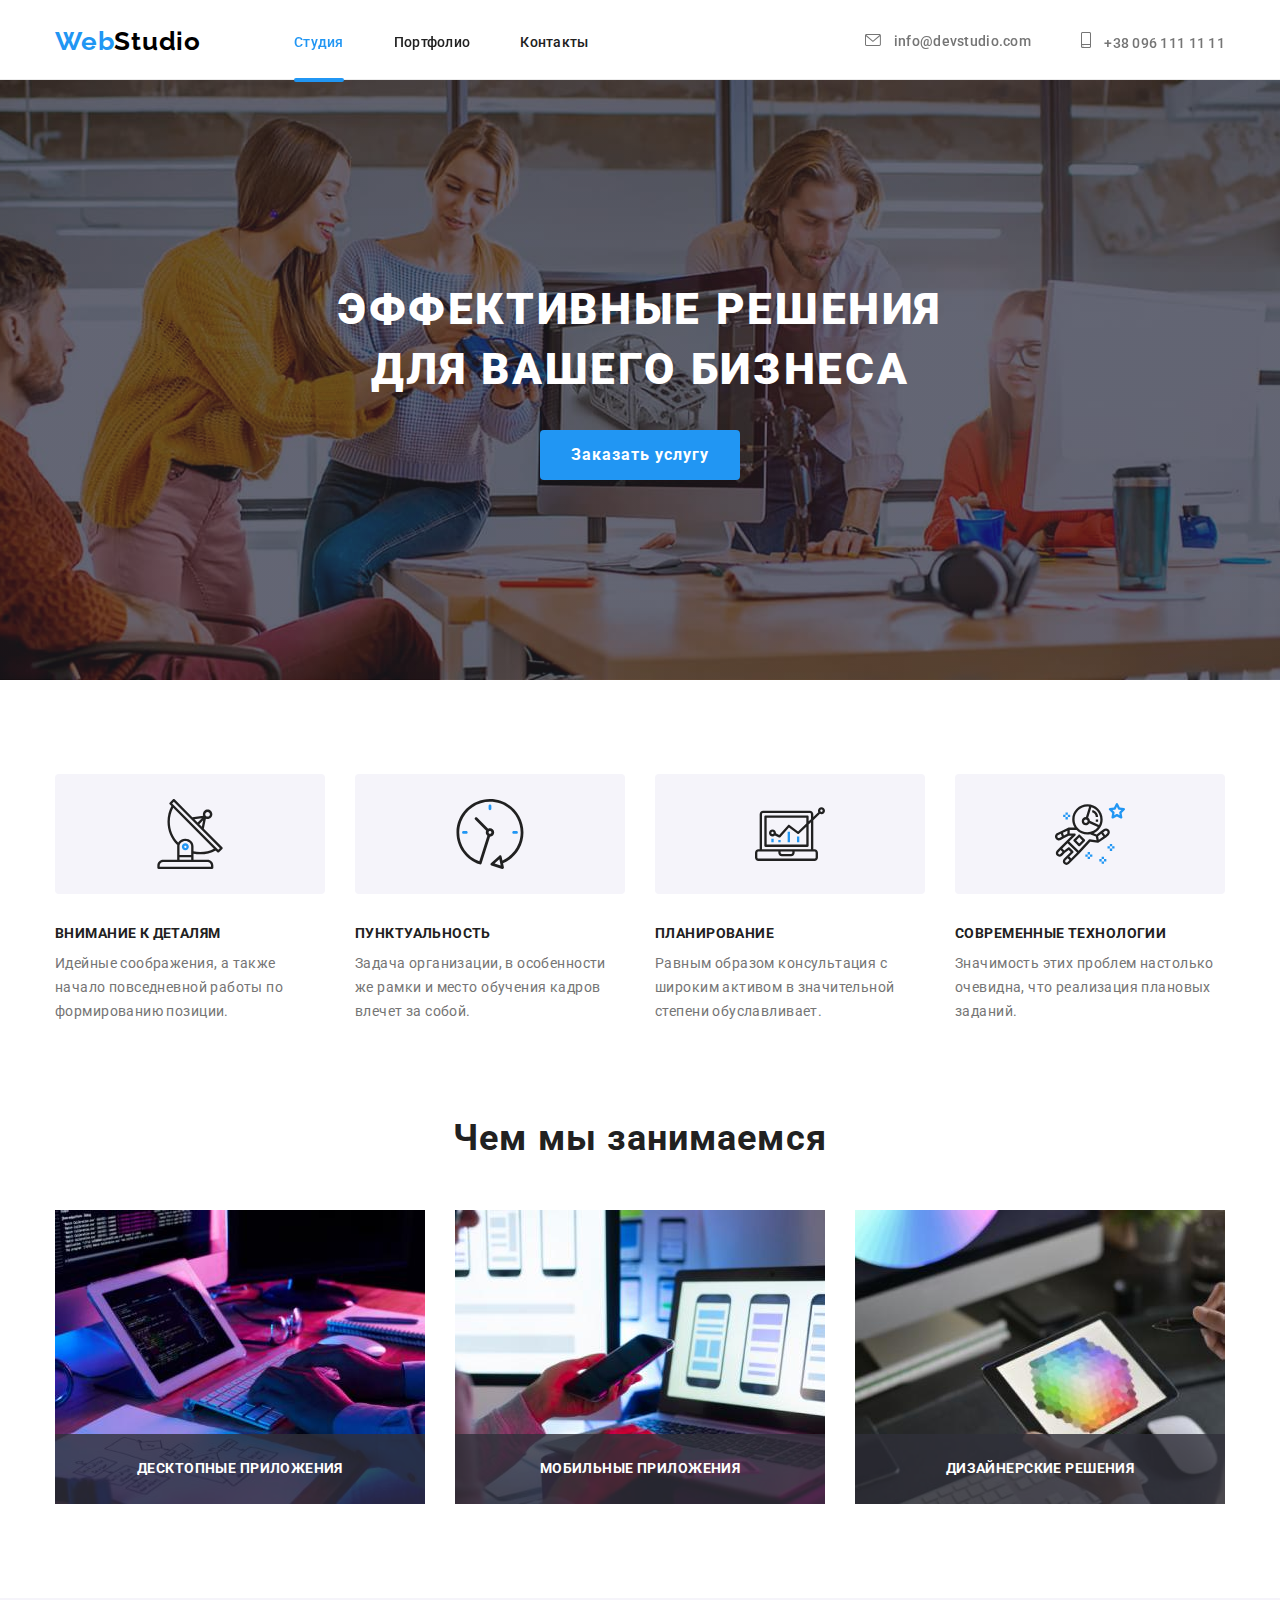
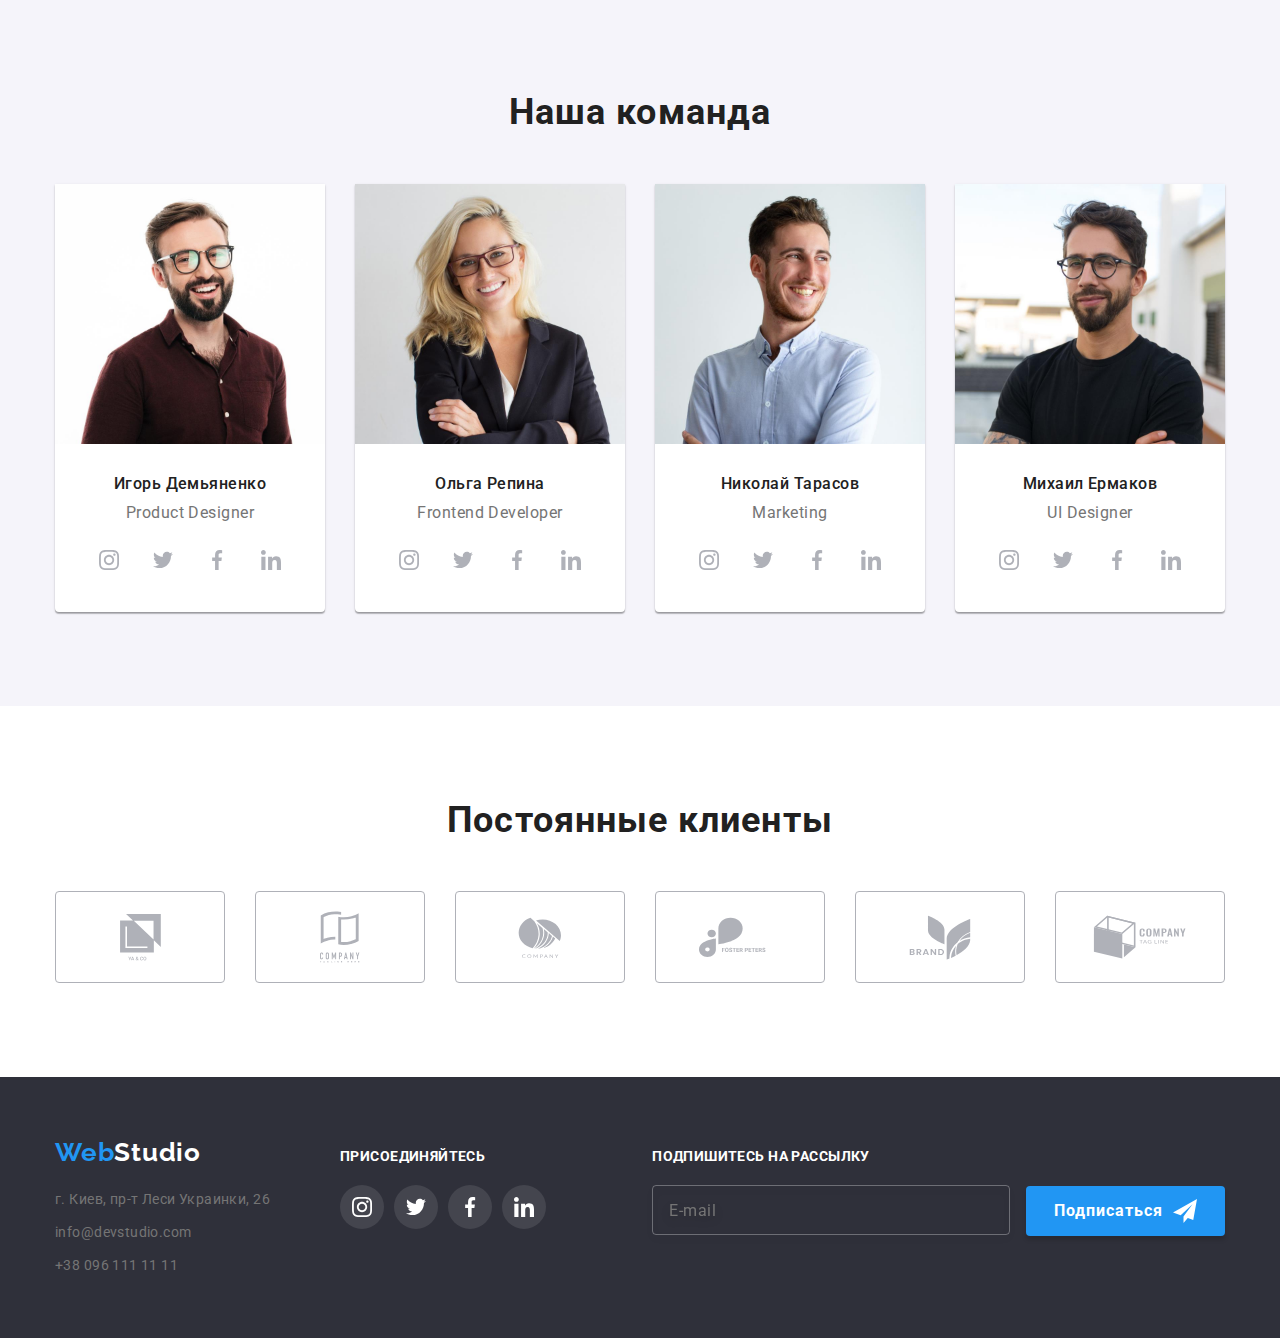
<file: index.html>
<!DOCTYPE html>
<html lang="ru">

<head>
    <meta charset="UTF-8">
    <meta http-equiv="X-UA-Compatible" content="IE=edge">
    <meta name="viewport" content="width=device-width, initial-scale=1.0">
    <title>Студия</title>
    <link rel="preconnect" href="https://fonts.googleapis.com">
    <link rel="preconnect" href="https://fonts.gstatic.com" crossorigin>
    <link href="https://fonts.googleapis.com/css2?family=Raleway:wght@700&family=Roboto:wght@400;500;700;900&display=swap" rel="stylesheet">    
     <link rel="stylesheet" href="./css/modern-normalize.css" /> 
    <!-- <link rel="stylesheet" href="./css/styles.css"> -->
    <link rel="stylesheet" href="./css/main.min.css">
</head>

<body>
    <header class="header">
        <div class="header__container container">
			<nav class="header-navigation">
				<a  class="logo link" 
					href="./index.html" 
					target="blank" 
					lang="en">
                    Web<span class="logo__text">Studio</span></a>
				<ul class="header-navigation__list list">
					<li class="header-navigation__item">
                        <a class="header-navigation__link link current-nav" href="./index.html" >
                            Студия
                        </a>
                    </li>
					<li class="header-navigation__item">
                        <a class="header-navigation__link link" href="./portfolio.html">
                            Портфолио
                        </a>
                    </li>
					<li class="header-navigation__item">
                        <a class="header-navigation__link link" href="" >
                            Контакты
                        </a>
                    </li>
				</ul>
			</nav>
			<ul class="header-contact__list list" >
				<li class="header-contact__item list">
					<a class="header-contact__link link" href="mailto:info@devstudio.com">
                        <svg class="header-contact__icon" width="16" height="12">
                            <use href="./images/symbol-defs.svg#icon-mail"></use>
                        </svg>
                
                        info@devstudio.com
                    </a>
				</li>
				<li class="header-contact__item list">
					<a class="header-contact__link link" href="tel:+380961111111">
                        <svg class="header-contact__icon" width="10" height="16">
                            <use href="./images/symbol-defs.svg#icon-smartphone"></use>
                        </svg>
                        +38 096 111 11 11
                    </a>
				</li>
			</ul>
		</div>
    </header>
    <main>
        <section class="hero">
            <div class="container">
                <h1 class="hero__title">Эффективные решения для вашего бизнеса</h1>
                <button class="hero__btn" type="button" data-modal-open>Заказать услугу</button>
            </div>
        </section>
        <section class="about-us">
            <div class="container">
                <h2 class="about-us-title" hidden>Наш подход к работе</h2>
                <ul class="about-us__list list">
                    <li class="about-us__item">
                        <div class="about-us__background">
                            <svg class="about-us__icon">
                                <use href="./images/symbol-defs.svg#icon-antenna"></use>
                            </svg>
                        </div>
                        <h3 class="about-us__title">Внимание к деталям</h3>
                        <p class="about-us__text">Идейные соображения, а также начало повседневной работы по формированию позиции.</p>
                    </li>
                    <li class="about-us__item">
                        <div class="about-us__background">
                            <svg class="about-us__icon">
                                <use href="./images/symbol-defs.svg#icon-clock"></use>
                            </svg>
                        </div>
                        <h3 class="about-us__title">Пунктуальность</h3>
                        <p class="about-us__text">Задача организации, в особенности же рамки и место обучения кадров влечет за собой.</p>
                    </li>
                    <li class="about-us__item">
                        <div class="about-us__background">
                            <svg class="about-us__icon">
                                <use href="./images/symbol-defs.svg#icon-diagram"></use>
                            </svg>
                        </div>
                        <h3 class="about-us__title">Планирование</h3>
                        <p class="about-us__text">Равным образом консультация с широким активом в значительной степени обуславливает.</p>
                    </li>
                    <li class="about-us__item">
                        <div class="about-us__background">
                            <svg class="about-us__icon">
                                <use href="./images/symbol-defs.svg#icon-astronaut"></use>
                            </svg>
                        </div>
                        <h3 class="about-us__title">Современные технологии</h3>
                        <p class="about-us__text">Значимость этих проблем настолько очевидна, что реализация плановых заданий.</p>
                    </li>
                </ul>
            </div>
        </section>
        <section class="skills">
            <div class="container">
                <h2 class="skills__title">Чем мы занимаемся</h2>
                <ul class="skills__list list">
                    <li class="skill__item">
                        <div class="skill__name">
                            <img class="skill__img" src="./images/nabiraet-kod.jpg" alt="набирает код" />
                            <p class="skill__text">
                                Десктопные приложения
                            </p>
                        </div>
                    </li>
                    <li class="skill__item">
                        <div class="skill__name">
                            <img class="skill__img" src="./images/tests.jpg" alt="проверка"  />
                            <p class="skill__text">
                                Мобильные приложения
                            </p>
                        </div>
                    </li>
                    <li class="skill__item">
                        <div class="skill__name">
                            <img class="skill__img" src="./images/choosing-color.jpg" alt="выбор цвета"  />
                            <p class="skill__text">
                                Дизайнерские решения
                            </p>
                        </div>
                    </li>
                </ul>
            </div>
        </section>
        <section class="section  our-team">
            <div  class="container">  
                <h2 class="our-team__title">Наша команда</h2>
                <ul class="our-team__list list">
                    <li class="our-team__item">
                        <img class="our-team__img" src="./images/igor-d.jpg" alt="Игорь Демьяненко" width="270" height="260" />
                        <div class="our-team__content">
                            <h3 class="our-team__name">Игорь Демьяненко</h3>
                            <p class="our-team__text" lang="en">Product Designer</p>
                            <ul class="list team-social">
                                <li class="team-social__item">
                                    <a class="team-social__link" href="">
                                        <svg class="team-social__icon" width="20" height="20">
                                            <use href="./images/symbol-defs.svg#icon-instagram"></use>
                                        </svg>
                                    </a>
                                </li>
                                <li class="team-social__item">
                                    <a class="team-social__link" href="">
                                        <svg class="team-social__icon" width="20" height="20">
                                            <use href="./images/symbol-defs.svg#icon-twitter"></use>
                                        </svg>
                                    </a>
                                </li>
                                <li class="team-social__item">
                                    <a class="team-social__link" href="">
                                        <svg class="team-social__icon" width="20" height="20">
                                            <use href="./images/symbol-defs.svg#icon-facebook"></use>
                                        </svg>
                                    </a>
                                </li>
                                <li class="team-social__item">
                                    <a class="team-social__link" href="">
                                        <svg class="team-social__icon" width="20" height="20">
                                            <use href="./images/symbol-defs.svg#icon-linkedin"></use>
                                        </svg>
                                    </a>
                                </li>
                            </ul>
                        </div>
                    </li>
                    <li class="our-team__item">
                        <img class="our-team__img" src="./images/olga-r.jpg" alt="Ольга Репина" width="270" height="260" />
                        <div class="our-team__content">
                            <h3 class="our-team__name">Ольга Репина</h3>
                            <p class="our-team__text" lang="en">Frontend Developer</p>
                            <ul class="list team-social">
                                <li class="team-social__item">
                                    <a class="team-social__link" href="">
                                        <svg class="team-social__icon" width="20" height="20">
                                            <use href="./images/symbol-defs.svg#icon-instagram"></use>
                                        </svg>
                                    </a>
                                </li>
                                <li class="team-social__item">
                                    <a class="team-social__link" href="">
                                        <svg class="team-social__icon" width="20" height="20">
                                            <use href="./images/symbol-defs.svg#icon-twitter"></use>
                                        </svg>
                                    </a>
                                </li>
                                <li class="team-social__item">
                                    <a class="team-social__link" href="">
                                        <svg class="team-social__icon" width="20" height="20">
                                            <use href="./images/symbol-defs.svg#icon-facebook"></use>
                                        </svg>
                                    </a>
                                </li>
                                <li class="team-social__item">
                                    <a class="team-social__link" href="">
                                        <svg class="team-social__icon" width="20" height="20">
                                            <use href="./images/symbol-defs.svg#icon-linkedin"></use>
                                        </svg>
                                    </a>
                                </li>
                            </ul>
                        </div>
                    </li>

                    <li class="our-team__item">
                        <img class="our-team__img" src="./images/nikolai-t.jpg" alt="Николай Тарасов" width="270" height="260" />
                        <div class="our-team__content">
                            <h3 class="our-team__name">Николай Тарасов</h3>
                            <p class="our-team__text" lang="en">Marketing</p>
                            <ul class="list team-social">
                                <li class="team-social__item">
                                    <a class="team-social__link" href="">
                                        <svg class="team-social__icon" width="20" height="20">
                                            <use href="./images/symbol-defs.svg#icon-instagram"></use>
                                        </svg>
                                    </a>
                                </li>
                                <li class="team-social__item">
                                    <a class="team-social__link" href="">
                                        <svg class="team-social__icon" width="20" height="20">
                                            <use href="./images/symbol-defs.svg#icon-twitter"></use>
                                        </svg>
                                    </a>
                                </li>
                                <li class="team-social__item">
                                    <a class="team-social__link" href="">
                                        <svg class="team-social__icon" width="20" height="20">
                                            <use href="./images/symbol-defs.svg#icon-facebook"></use>
                                        </svg>
                                    </a>
                                </li>
                                <li class="team-social__item">
                                    <a class="team-social__link" href="">
                                        <svg class="team-social__icon" width="20" height="20">
                                            <use href="./images/symbol-defs.svg#icon-linkedin"></use>
                                        </svg>
                                    </a>
                                </li>
                            </ul>
                        </div>
                    </li>

                    <li class="our-team__item">
                        <img class="our-team__img" src="./images/michail-e.jpg" alt="Михаил Ермаков" width="270" height="260" />
                        <div class="our-team__content">
                            <h3 class="our-team__name">Михаил Ермаков</h3>
                            <p class="our-team__text" lang="en">UI Designer</p>
                        <ul class="list team-social">
                            <li class="team-social__item">
                                <a class="team-social__link" href="">
                                    <svg class="team-social__icon" width="20" height="20">
                                        <use href="./images/symbol-defs.svg#icon-instagram"></use>
                                    </svg>
                                </a>
                            </li>
                            <li class="team-social__item">
                                <a class="team-social__link" href="">
                                    <svg class="team-social__icon" width="20" height="20">
                                        <use href="./images/symbol-defs.svg#icon-twitter"></use>
                                    </svg>
                                </a>
                            </li>
                            <li class="team-social__item">
                                <a class="team-social__link" href="">
                                    <svg class="team-social__icon" width="20" height="20">
                                        <use href="./images/symbol-defs.svg#icon-facebook"></use>
                                    </svg>
                                </a>
                            </li>
                            <li class="team-social__item">
                                <a class="team-social__link" href="">
                                    <svg class="team-social__icon" width="20" height="20">
                                        <use href="./images/symbol-defs.svg#icon-linkedin"></use>
                                    </svg>
                                </a>
                            </li>
                        </ul>
                        </div>
                    </li>
                </ul>
            </div>
        </section>
        <section class="section  our-client">
            <div class="container">
            <h2 class="our-client__title">Постоянные клиенты</h2>
                <ul class="list our-client__list">
                    <li class="our-client__item">
                        <a class="our-client__link" href="">
                           <svg class="our-client__icon" width="41" height="46.7">
                               <use href="./images/symbol-defs.svg#icon-client-1"></use>
                           </svg>  
                        </a>
                    </li>
                    <li class="our-client__item">
                        <a class="our-client__link" href="">
                            <svg class="our-client__icon" width="40" height="52">
                                <use href="./images/symbol-defs.svg#icon-client-2"></use>
                            </svg>
                        </a>
                    </li>
                    <li class="our-client__item">
                        <a class="our-client__link" href="">
                            <svg class="our-client__icon" width="43.46" height="41.18">
                                <use href="./images/symbol-defs.svg#icon-client-6"></use>
                            </svg>
                        </a>
                    </li>
                    <li class="our-client__item">
                        <a class="our-client__link" href="">
                            <svg class="our-client__icon" width="84.44" height="40.62">
                                <use href="./images/symbol-defs.svg#icon-client-4"></use>
                            </svg>
                        </a>
                    </li>
                    <li class="our-client__item">
                        <a class="our-client__link" href="">
                            <svg class="our-client__icon" width="62.54" height="45.43">
                                <use href="./images/symbol-defs.svg#icon-client-5"></use>
                            </svg>
                        </a>
                    </li>
                    <li class="our-client__item">
                        <a class="our-client__link" href="">
                            <svg class="our-client__icon" width="93.79" height="43.93">
                                <use href="./images/symbol-defs.svg#icon-client-3"></use>
                            </svg>
                        </a>
                    </li>
                </ul>
            </div>
        </section>
    </main>
    <footer class="footer">
        <div class="container"> 
            <div class="footer__container">
                <a class="logo link logo-footer__link" href="" lang="en">Web<span class="logo-footer__text">Studio</span></a>
                <address>
                    <ul class="footer-address__list list">
                        <li class="footer-address__item footer-address">
                            <a class="footer-address__link link" href="https://goo.gl/maps/XWvavunJR17n78DAA" target="_blank" rel="noopener noreferrer">г. Киев,
                                пр-т Леси Украинки, 26</a>
                        </li>
                        <li class="footer-address__item">
                            <a class="footer-address__link link" href="mailto:info@devstudio.com">info@devstudio.com</a>
                        </li>
                        <li class="footer-address__item">
                            <a class="footer-address__link link" href="tel:+380961111111">+38 096 111 11 11</a>
                        </li>
                    </ul>
                </address>
            </div>
            <div class="social-footer">
            <p>Присоединяйтесь</p>
            <ul class="list social-footer__list">
                <li class="social-footer__item">
                    <a  class="social-footer__link" href="">
                        <svg class="social-footer__icon">
                            <use href="./images/symbol-defs.svg#icon-instagram"></use>
                        </svg>
                    </a>
                </li>
                <li class="social-footer__item">
                    <a class="social-footer__link" href="">
                        <svg class="social-footer__icon">
                            <use href="./images/symbol-defs.svg#icon-twitter"></use>
                        </svg>
                    </a>
                </li>
                <li class="social-footer__item">
                    <a class="social-footer__link" href="">
                        <svg class="social-footer__icon">
                            <use href="./images/symbol-defs.svg#icon-facebook"></use>
                        </svg>
                    </a>
                </li>
                <li class="social-footer__item">
                    <a class="social-footer__link" href="">
                        <svg class="social-footer__icon">
                            <use href="./images/symbol-defs.svg#icon-linkedin"></use>
                        </svg>
                    </a>
                </li>
            </ul>
            </div>
            <form action="#" class="subscribe__form">
                <label for="" class="subscribe__label">
                    <span class="subscribe__title">Подпишитесь на рассылку</span>
                    <input type="email" class="subscribe__input" placeholder="E-mail">
                    <button type="submit" class="subscribe__button">Подписаться
                        <svg class="subscribe__icon">
                            <use href="./images/symbol-defs.svg#icon-send" width="24" height="24"></use>
                        </svg>
                    </button>
                </label>
            </form>
        </div>
    </footer>
    <div class="backdrop is-hidden" data-modal>
        <div class="modal">
            <button type="button" class="modal__button--close" data-modal-close>
                <svg class="modal__icon--close" width="11" height="11">
                    <use href="./images/symbol-defs.svg#icon-vector"></use>
                </svg>
            </button>
            <p class="modal__title">Оставьте свои данные, мы вам перезвоним</p>
            <form action="#" class="modal__form">
                <label class="modal__label" for="">
                    <span class="modal__item">Имя</span>
                    <input type="text" name="name" class="modal__input"/>
                    <svg class="modal__icon">
                        <use href="./images/symbol-defs.svg#icon-name-modal"  width="12" height="12"></use>
                    </svg>
                    
                </label>
                <label class="modal__label" for="">
                    <span class="modal__item">Телефон</span>
                    <input type="text" name="email" class="modal__input"/>
                    <svg class="modal__icon">
                        <use href="./images/symbol-defs.svg#icon-tel-modal" width="13" height="13"></use>
                    </svg>
                    
                </label>
                <label class="modal__label" for="">
                    <span class="modal__item">Почта</span>
                    <input type="text" name="tel" class="modal__input"/>
                    <svg class="modal__icon">
                        <use href="./images/symbol-defs.svg#icon-mail-modal"  width="15" height="12"></use>
                    </svg>
                    
                </label>
                <label class="modal__label">
                    <span class="modal__item">Комментарий</span>
                        <textarea class="modal__textarea" placeholder="Введите текст" name="comment" id="comment"  cols="30" rows="5"></textarea>
                </label>
                <label  class="modal-policy">
                    <input class="modal-policy__checkbox" type="checkbox" name="policy">
                    <svg class="modal-policy__icon">
                        <use href="./images/symbol-defs.svg#icon-check" width="12" height="11"></use>
                    </svg>
                    <span class="modal-policy__text">Соглашаюсь с рассылкой и принимаю <a class="modal-policy__link" href="">Условия договора</a></span>
                </label>

                <button class="modal__button" type="submit">Отправить</button>
            </form>
        </div>
    </div>
    <script src="./js/modal.js"></script>
</body>

</html>
</file>
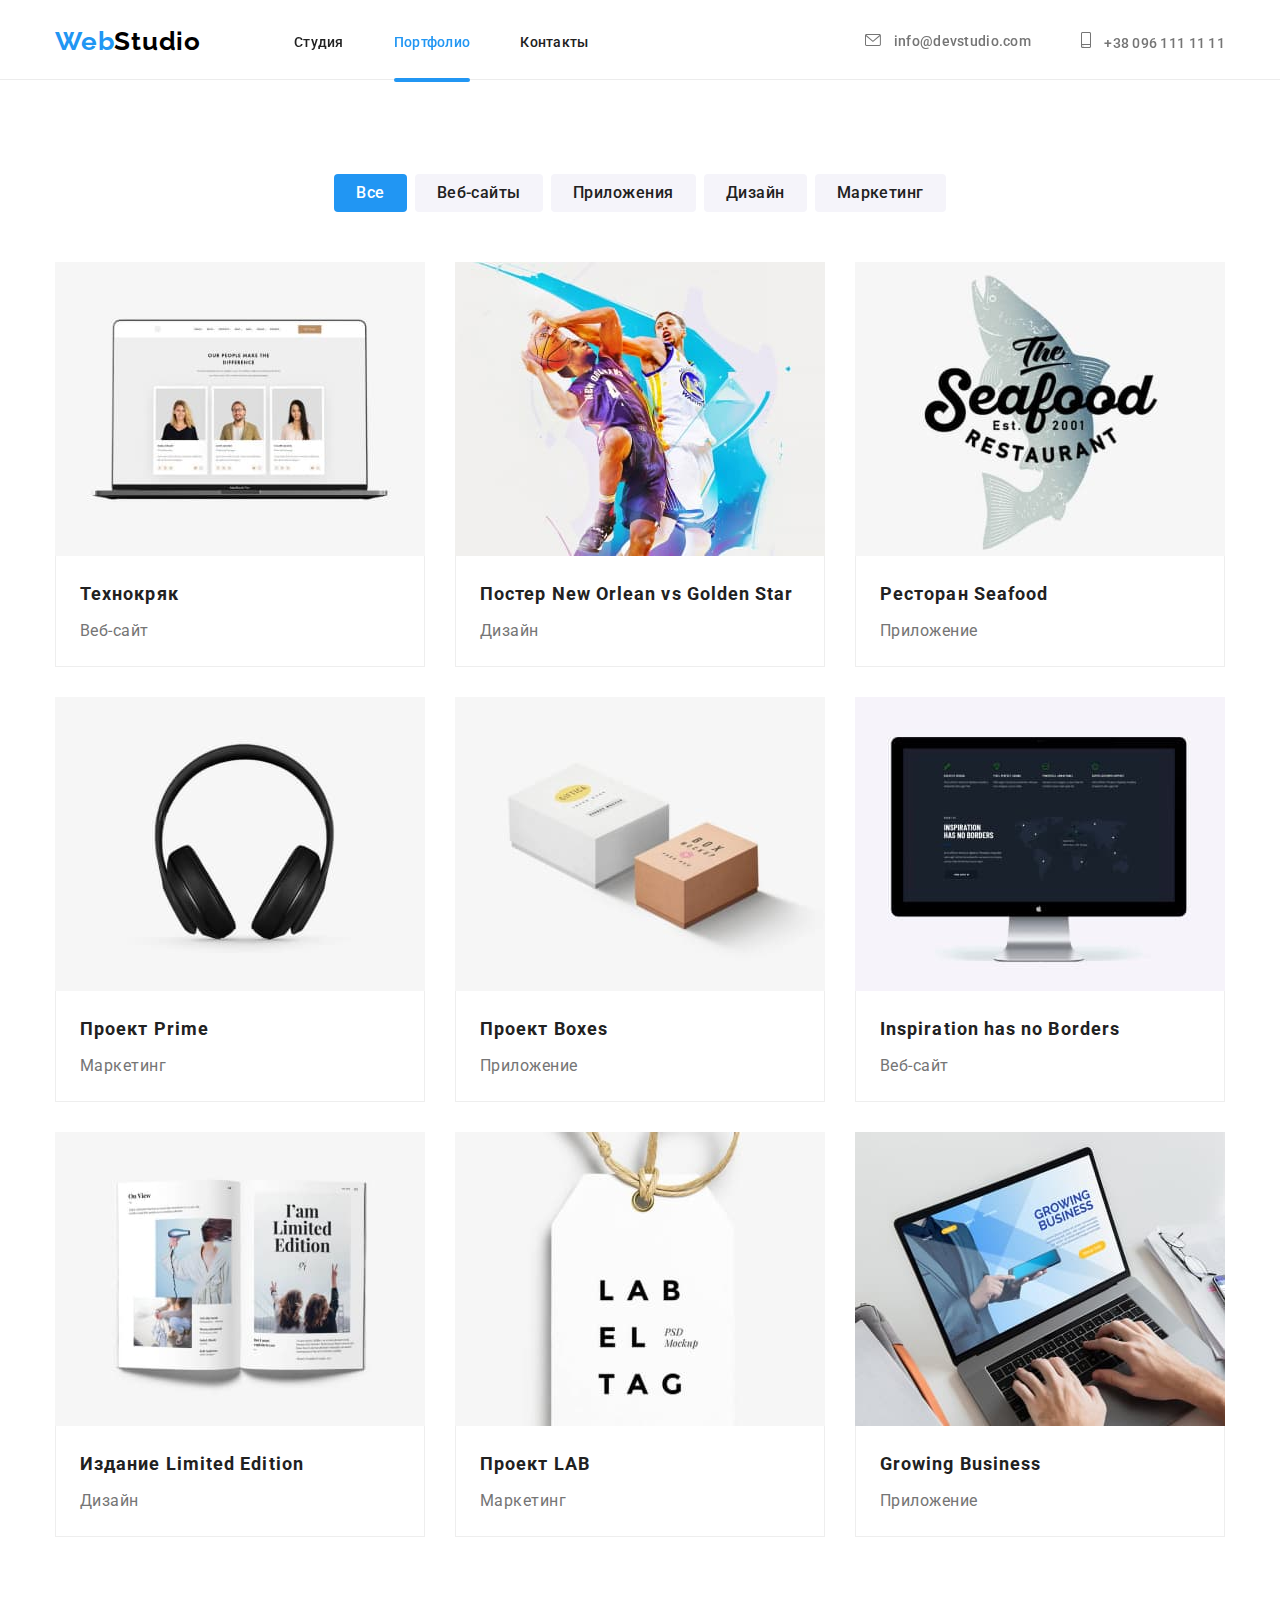
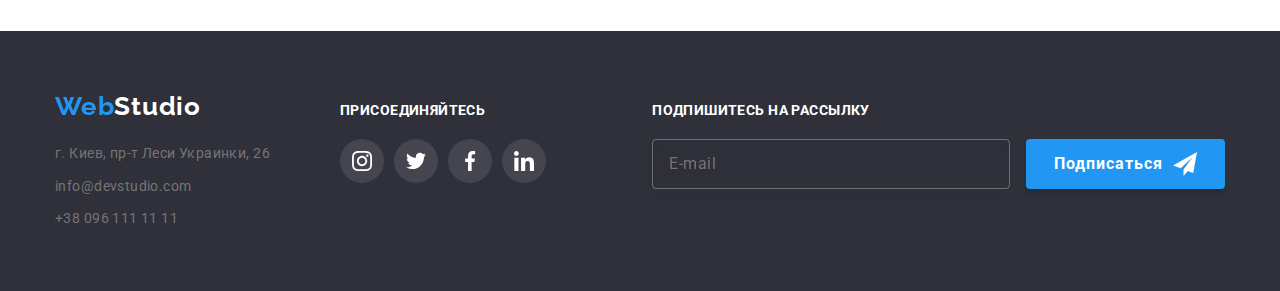
<file: portfolio.html>
<!DOCTYPE html>
<html lang="ru">

<head>
    <meta charset="UTF-8">
    <meta http-equiv="X-UA-Compatible" content="IE=edge">
    <meta name="viewport" content="width=device-width, initial-scale=1.0">
    <title>Портфолио</title>
    <link rel="preconnect" href="https://fonts.googleapis.com">
    <link rel="preconnect" href="https://fonts.gstatic.com" crossorigin>
    <link href="https://fonts.googleapis.com/css2?family=Raleway:wght@700&family=Roboto:wght@400;500;700;900&display=swap" rel="stylesheet">
    <link rel="stylesheet" href="./css/modern-normalize.css" />
    <!-- <link rel="stylesheet" href="./css/styles.css"> -->
    <link rel="stylesheet" href="./css/main.min.css">
</head>

<body>
    <header class="header">
        <div class="header__container container">
            <nav class="header-navigation">
                <a class="logo link" href="./index.html" target="blank" lang="en">
                    Web<span class="logo__text">Studio</span></a>
                <ul class="header-navigation__list list">
                    <li class="header-navigation__item">
                        <a class="header-navigation__link link" href="./index.html">
                            Студия
                        </a>
                    </li>
                    <li class="header-navigation__item">
                        <a class="header-navigation__link link current-nav" href="./portfolio.html">
                            Портфолио
                        </a>
                    </li>
                    <li class="header-navigation__item">
                        <a class="header-navigation__link link" href="">
                            Контакты
                        </a>
                    </li>
                </ul>
            </nav>
            <ul class="header-contact__list list">
                <li class="header-contact__item list">
                    <a class="header-contact__link link" href="mailto:info@devstudio.com">
                        <svg class="header-contact__icon" width="16" height="12">
                            <use href="./images/symbol-defs.svg#icon-mail"></use>
                        </svg>
    
                        info@devstudio.com
                    </a>
                </li>
                <li class="header-contact__item list">
                    <a class="header-contact__link link" href="tel:+380961111111">
                        <svg class="header-contact__icon" width="10" height="16">
                            <use href="./images/symbol-defs.svg#icon-smartphone"></use>
                        </svg>
                        +38 096 111 11 11
                    </a>
                </li>
            </ul>
        </div>
    </header>
    <main>
        <section class="filter section">
            <div class="container">
                <h1 hidden>Мои проекты</h1>
                <ul class="filter__list list">
                    <li class="filter__item">
                        <button class="filter__btn current-button "  type="button">                       
                            Все 
                        </button>
                    </li>
                    <li class="filter__item">
                        <button class="filter__btn" type="button">
                        Веб-сайты
                        </button>
                    </li>
                    <li class="filter__item">
                        <button class="filter__btn" type="button">
                        Приложения
                        </button>
                    </li>
                    <li class="filter__item">
                        <button class="filter__btn" type="button">
                        Дизайн
                        </button>
                    </li>
                    <li class="filter__item">
                        <button class="filter__btn" type="button">
                        Маркетинг
                        </button>
                    </li>
                </ul>
            
                <ul class="project__list list ">
                    
                    <li class="project__item" >
                        <a class="project__link link" href="" target="blank">
                            <div class="project__content">
                                <img class="project__img" src="./images/techno.jpg" alt="технокряк">
                                <p class="project__paragraph">Технокряк это современная площадка распространения коронавируса. Компании используют эту платформу для цифрового
                                шпионажа и атак на защищённые сервера конкурентов.
                                </p>
                            </div>
                            <div class="project__title">
                                <h2 class="project__name">
                                    Технокряк
                                </h2>
                                <p class="project__text">
                                    Веб-сайт
                                </p>
                            </div>
                        </a>
                    </li>
                
                    <li class="project__item" >
                        <a class="project__link link" href="" target="blank">
                            <div class="project__content">
                            <img class="project__img" src="./images/poster.jpg" alt="постер">
                            <p class="project__paragraph">Технокряк это современная площадка распространения коронавируса. Компании используют эту
                                платформу для цифрового
                                шпионажа и атак на защищённые сервера конкурентов.
                            </p>
                            </div>
                            <div class="project__title">
                                <h2 class="project__name">
                                    Постер <span lang="en">New Orlean vs Golden Star</span>
                                </h2>
                                <p class="project__text">
                                    Дизайн
                                </p>
                            </div>
                        </a>
                    </li>
                
                    <li class="project__item" >
                        <a class="project__link link" href="" target="blank">
                            <div class="project__content">
                            <img class="project__img" src="./images/seafood-restraunt.jpg" alt="ресторан">
                            <p class="project__paragraph">Технокряк это современная площадка распространения коронавируса. Компании используют эту
                                платформу для цифрового
                                шпионажа и атак на защищённые сервера конкурентов.
                            </p>
                            </div>
                            <div class="project__title">
                                <h2 class="project__name">
                                    Ресторан <span lang="en">Seafood</span>
                                </h2>
                                <p class="project__text">
                                    Приложение
                                </p> 
                            </div>
                        </a>
                    </li>
                
                    <li class="project__item" >
                        <a class="project__link link" href="" target="blank">
                            <div class="project__content">
                            <img class="project__img" src="./images/headphones.jpg" alt="наушники">
                            <p class="project__paragraph">Технокряк это современная площадка распространения коронавируса. Компании используют эту
                                платформу для цифрового
                                шпионажа и атак на защищённые сервера конкурентов.
                            </p>
                            </div>
                            <div class="project__title">
                                <h2 class="project__name">
                                    Проект <span lang="en">Prime</span>
                                </h2>
                                <p class="project__text">
                                    Маркетинг
                                </p>
                            </div>
                        </a>
                    </li>
                
                    <li class="project__item" >
                        <a class="project__link link" href="" target="blank">
                            <div class="project__content">
                            <img class="project__img" src="./images/boxes.jpg" alt="коробки">
                            <p class="project__paragraph">Технокряк это современная площадка распространения коронавируса. Компании используют эту
                                платформу для цифрового
                                шпионажа и атак на защищённые сервера конкурентов.
                            </p>
                            </div>
                            <div class="project__title">
                                <h2 class="project__name">
                                    Проект <span lang="en">Boxes</span>
                                </h2>
                                <p class="project__text">
                                    Приложение
                                </p>
                            </div>
                        </a>
                    </li>
                
                    <li class="project__item">
                        <a class="project__link link" href="" target="blank">
                            <div class="project__content">
                            <img class="project__img" src="./images/monitor.jpg" alt="монитор">
                            <p class="project__paragraph">Технокряк это современная площадка распространения коронавируса. Компании используют эту
                                платформу для цифрового
                                шпионажа и атак на защищённые сервера конкурентов.
                            </p>
                            </div>
                            <div class="project__title">
                                <h2 class="project__name" lang="en">
                                    Inspiration has no Borders
                                </h2>
                                <p class="project__text">
                                    Веб-сайт
                                </p>
                            </div>
                        </a>
                    </li>
                
                    <li class="project__item" >
                        <a class="project__link link" href="" target="blank">
                            <div class="project__content">
                            <img class="project__img" src="./images/magazine.jpg" alt="журнал">
                            <p class="project__paragraph">Технокряк это современная площадка распространения коронавируса. Компании используют эту
                                платформу для цифрового
                                шпионажа и атак на защищённые сервера конкурентов.
                            </p>
                            </div>
                            <div class="project__title">
                                <h2 class="project__name">
                                    Издание <span lang="en">Limited Edition</span>
                                </h2>
                                <p class="project__text">
                                    Дизайн
                                </p>
                            </div>
                        </a>
                    </li>
                
                    <li class="project__item" >
                        <a class="project__link link" href="" target="blank">
                            <div class="project__content">
                            <img class="project__img" src="./images/label.jpg" alt="этикетка">
                            <p class="project__paragraph">Технокряк это современная площадка распространения коронавируса. Компании используют эту
                                платформу для цифрового
                                шпионажа и атак на защищённые сервера конкурентов.
                            </p>
                            </div>
                            <div class="project__title">
                                <h2 class="project__name">
                                    Проект <span lang="en">LAB</span>
                                </h2>
                                <p class="project__text">
                                    Маркетинг
                                </p>
                            </div>
                        </a>
                    </li>
                
                    <li class="project__item">
                        <a class="project__link link" href="" target="blank">
                            <div class="project__content">
                            <img class="project__img" src="./images/laptop.jpg" alt="ноутбук">
                            <p class="project__paragraph">Технокряк это современная площадка распространения коронавируса. Компании используют эту
                                платформу для цифрового
                                шпионажа и атак на защищённые сервера конкурентов.
                            </p>
                            </div>
                            <div class="project__title">
                                <h2 class="project__name" lang="en">
                                    Growing Business
                                </h2>
                                <p class="project__text">
                                    Приложение
                                </p>
                            </div>
                        </a>
                    </li>
                </ul>
            </div>
        </section>
            
        

        </main>
    <footer class="footer">
        <div class="container">
            <div class="footer__container">
                <a class="logo link logo-footer__link" href="" lang="en">Web<span
                        class="logo-footer__text">Studio</span></a>
                <address>
                    <ul class="footer-address__list list">
                        <li class="footer-address__item footer-address">
                            <a class="footer-address__link link" href="https://goo.gl/maps/XWvavunJR17n78DAA"
                                target="_blank" rel="noopener noreferrer">г. Киев,
                                пр-т Леси Украинки, 26</a>
                        </li>
                        <li class="footer-address__item">
                            <a class="footer-address__link link" href="mailto:info@devstudio.com">info@devstudio.com</a>
                        </li>
                        <li class="footer-address__item">
                            <a class="footer-address__link link" href="tel:+380961111111">+38 096 111 11 11</a>
                        </li>
                    </ul>
                </address>
            </div>
            <div class="social-footer">
                <p>Присоединяйтесь</p>
                <ul class="list social-footer__list">
                    <li class="social-footer__item">
                        <a class="social-footer__link" href="">
                            <svg class="social-footer__icon">
                                <use href="./images/symbol-defs.svg#icon-instagram"></use>
                            </svg>
                        </a>
                    </li>
                    <li class="social-footer__item">
                        <a class="social-footer__link" href="">
                            <svg class="social-footer__icon">
                                <use href="./images/symbol-defs.svg#icon-twitter"></use>
                            </svg>
                        </a>
                    </li>
                    <li class="social-footer__item">
                        <a class="social-footer__link" href="">
                            <svg class="social-footer__icon">
                                <use href="./images/symbol-defs.svg#icon-facebook"></use>
                            </svg>
                        </a>
                    </li>
                    <li class="social-footer__item">
                        <a class="social-footer__link" href="">
                            <svg class="social-footer__icon">
                                <use href="./images/symbol-defs.svg#icon-linkedin"></use>
                            </svg>
                        </a>
                    </li>
                </ul>
            </div>
            <form action="#" class="subscribe__form">
                <label for="" class="subscribe__label">
                    <span class="subscribe__title">Подпишитесь на рассылку</span>
                    <input type="email" class="subscribe__input" placeholder="E-mail">
                    <button type="submit" class="subscribe__button">Подписаться
                        <svg class="subscribe__icon">
                            <use href="./images/symbol-defs.svg#icon-send" width="24" height="24"></use>
                        </svg>
                    </button>
                </label>
            </form>
        </div>
    </footer>
</body>

</html>
</file>
<file: css/styles.css>
:root {
  --main-title-color: #212121;
  --second-title-color: #ffffff;
  --text-color: #757575;
  --contacts-color: rgba(255, 255, 255, 0.6);
  --accent-color: #2196f3;
  --background-title-color: #2f303a;
  --our-team-color: #f5f4fa;
  --hero-btn-accent-color: #0775ce;
  --our-team-social-network-icon: #afb1b8;
  --duration: 250ms;
  --function: cubic-bezier(0.4, 0, 0.2, 1);
}

body {
  font-family: 'Roboto', sans-serif;
  color: var(--text-color);
  background-color: var(--second-title-color);
  letter-spacing: 0.02em;
  padding-top: 80px;
}
.list {
  list-style: none;
  margin: 0;
  padding: 0;
}
.link {
  display: block;
  text-decoration: none;
  margin: 0;
}
.container {
  width: 1200px;
  padding: 0 15px;
  margin: 0 auto;
  display: block;
}

.section {
  padding-top: 94px;
  padding-bottom: 94px;

  text-align: center;
}

.list {
  margin-top: 0;
  margin-bottom: 0;
  padding: 0;
  list-style: none;
}

h3 {
  margin: 0;
  padding: 0;
}
p {
  margin: 0;
  padding: 0;
}
ul {
  margin: 0;
  padding: 0;
}

textarea {
  resize: none;
  width: 100%;
}

input {
  font-family: inherit;
  font-size: 100%;
  line-height: 1.15;
  margin: 0;
}

/*________LOGO________*/

.logo {
  font-family: 'Raleway', sans-serif;
  font-weight: 700;
  font-size: 26px;
  line-height: 31px;
  letter-spacing: 0.03em;

  color: var(--accent-color);

  padding-top: 24px;
  padding-bottom: 25px;
}

.logo__text {
  /*font-family: "Raleway", sans-serif;*/
  color: #000;
}

/*________HEADER________*/

.header {
  border-bottom: 1px solid #ececec;
  width: 100%;
  height: 80px;

  position: fixed;
  z-index: 1;
  top: 0;

  background: var(--second-title-color);
}

.header__container {
  display: flex;
  align-items: center;
}

.header-navigation {
  display: flex;
  align-items: center;
}

.header-navigation__list {
  display: flex;
  margin-left: 93px;
  margin-top: 0;
  margin-bottom: 0;
}
.header-navigation__item:not(:last-child) {
  margin-right: 50px;

  position: relative;
}
/* .header-item:last-child {
  margin-right: 0;
} */

.header-navigation__link {
  padding-top: 32px;
  padding-bottom: 32px;
  display: block;

  font-weight: 500;
  font-size: 14px;
  line-height: 1.33;
  letter-spacing: 0.02em;

  color: var(--main-title-color);
  transition-property: color;
  transition-duration: var(--duration);
  transition-timing-function: var(--function);
}

.current-nav {
  color: var(--accent-color);
  transition-property: color;
  transition-duration: var(--duration);
  transition-timing-function: var(--function);
}

.current-nav::after {
  content: '';
  position: absolute;
  left: 0;
  bottom: 2px;
  display: block;
  width: 100%;
  height: 4px;
  background-color: var(--accent-color);
  border-radius: 2px;
}

.current-nav:focus,
.current-nav:hover {
  color: var(--hero-btn-accent-color);
}

.header-navigation__link:hover,
.header-navigation__link:focus,
.header-contact__link:hover,
.header-contact__link:focus {
  color: var(--accent-color);
}

.header-contact__list {
  display: flex;
  margin-left: auto;
}

.header-contact__list .header-contact__item + .header-contact__item {
  margin-left: 50px;
}

.header-contact__link {
  font-weight: 500;
  font-size: 14px;
  line-height: 1.33;
  letter-spacing: 0.02em;

  color: var(--text-color);

  padding-top: 32px;
  padding-bottom: 32px;

  transition-property: color;
  transition-duration: 250ms;
  transition-timing-function: cubic-bezier(0.4, 0, 0.2, 1);
}

.header-contact__icon {
  fill: currentColor;
  margin-right: 10px;
}

.header-contact__icon:hover,
.header-contact__icon:focus {
  fill: currentColor;
}

/*________HERO________*/

.hero {
  background-color: var(--background-title-color);
  background-image: linear-gradient(
      rgba(47, 48, 58, 0.4),
      rgba(47, 48, 58, 0.4)
    ),
    url(../images/backgraund-img.jpg);
  background-repeat: no-repeat;
  background-position: center;
  background-size: cover;
  text-align: center;
  max-width: 1600px;

  padding-top: 200px;
  padding-bottom: 200px;
  margin: 0 auto;
}

.hero__title {
  width: 696px;
  padding: 0;
  margin: 0 auto 30px;

  font-weight: 900;
  font-size: 44px;
  line-height: 1.36;
  letter-spacing: 0.06em;
  text-transform: uppercase;
  color: var(--second-title-color);
  text-align: center;
}

.hero__btn {
  width: 200px;
  height: 50px;

  font-weight: 700;
  font-size: 16px;
  line-height: 1.87;
  align-items: center;
  text-align: center;
  letter-spacing: 0.06em;
  color: var(--second-title-color);
  cursor: pointer;
  background-color: var(--accent-color);
  border: none;
  border-radius: 4px;
  font-family: inherit;

  transition-property: background-color;
  transition-duration: var(--duration);
  transition-timing-function: var(--function);
}

.hero__btn:focus,
.hero__btn:hover {
  color: var(--second-title-color);
  background-color: var(--hero-btn-accent-color);
}

/*________ABOUT US________*/
.about-us {
  text-align: center;
  padding-top: 94px;
  padding-bottom: 94px;
}

.about-us__icon {
  width: 70px;
  height: 70px;
}

.about-us__background {
  margin-bottom: 30px;
  background: #f5f4fa;
  border-radius: 4px;
  display: flex;
  width: 100%;
  min-height: 120px;
  align-items: center;
  justify-content: center;
  border-radius: 4px;
}

.about-us__list {
  display: flex;
  margin: 0;
  padding: 0;
}

.about-us__list .about-us__item + .about-us__item {
  margin-left: 30px;
}

.about-us__item {
  width: 270px;
  text-align: start;
  margin: 0;
}

.about-us__title {
  margin-bottom: 10px;

  font-weight: 700;
  font-size: 14px;
  line-height: 1.33;
  letter-spacing: 0.03em;
  text-transform: uppercase;

  color: var(--main-title-color);
}
.about-us__text {
  margin: 0;

  font-size: 14px;
  line-height: 1.71;
  letter-spacing: 0.03em;

  color: var(--text-color);
}
/*________SKILLS________*/

.skills {
  padding-bottom: 94px;
}

.skills__title {
  margin-top: 0;
  margin-bottom: 50px;

  font-weight: 700;
  font-size: 36px;
  line-height: 1.16;
  text-align: center;
  letter-spacing: 0.03em;
  color: var(--main-title-color);
}

.skills__list {
  display: flex;
  align-items: center;
  text-align: left;
}

.skills__list .skill__item + .skill__item {
  margin-left: 30px;
}

.skill__name {
  position: relative;
  text-align: center;
}

.skill__img {
  display: block;
  height: auto;
  max-width: 100%;
}

.skill__text {
  position: absolute;
  width: 100%;
  height: 70px;
  bottom: 0;

  background: rgba(47, 48, 58, 0.8);

  font-weight: bold;
  font-size: 14px;
  line-height: 1.14;
  text-align: center;
  letter-spacing: 0.03em;
  text-transform: uppercase;

  color: var(--second-title-color);

  display: flex;
  align-items: center;
  justify-content: center;
}

/*________OUR TEAM________*/

.our-team {
  display: flex;
  display: block;
  background-color: #f5f4fa;
}
.our-team__title {
  margin: 0 auto 50px;

  font-weight: bold;
  font-size: 36px;
  line-height: 1.16;
  text-align: center;
  letter-spacing: 0.03em;
  color: var(--main-title-color);
}
.our-team__list {
  display: flex;
  margin-top: 0;
  margin-bottom: 0;
  padding: 0;
  align-items: center;
  text-align: left;
}

.our-team__item {
  background-color: var(--second-title-color);
  box-shadow: 0px 1px 3px rgba(0, 0, 0, 0.12), 0px 1px 1px rgba(0, 0, 0, 0.14),
    0px 2px 1px rgba(0, 0, 0, 0.2);
  border-radius: 0px 0px 4px 4px;
}

.our-team__list .our-team__item + .our-team__item {
  margin-left: 30px;
}

.our-team__content {
  padding: 30px;
}

.our-team__img {
  display: block;
  height: auto;
  max-width: 100%;
}

.our-team__name {
  font-weight: 500;
  font-size: 16px;
  line-height: 1.19;
  text-align: center;
  letter-spacing: 0.03em;
  color: var(--main-title-color);
  margin: 0 0 10px 0;
}
.our-team__text {
  font-size: 16px;
  line-height: 1.19;
  text-align: center;
  letter-spacing: 0.03em;
  color: var(--text-color);

  margin-bottom: 16px;
}

.team-social {
  display: flex;
  justify-content: center;
  align-items: center;
}

/* .social-network-item {
  display: flex;
  justify-content: center;
  align-items: center;
} */

.team-social .team-social__item + .team-social__item {
  margin-left: 10px;
}

/* .our-team-social-network-icon {
  fill: currentColor;
} */

.team-social__link {
  display: flex;
  justify-content: center;
  align-items: center;

  width: 44px;
  height: 44px;
  border-radius: 50%;

  color: var(--our-team-social-network-icon);

  transition-property: color, background-color;
  transition-duration: 250ms;
  transition-timing-function: cubic-bezier(0.4, 0, 0.2, 1);
}

.team-social__icon {
  fill: currentColor;
}

.team-social__link:hover,
.team-social__link:focus {
  color: var(--second-title-color);
  background-color: var(--accent-color);
}

/*________OUR CLIENTS________*/

.our-client {
}

.our-client__title {
  margin: 0 0 50px 0;
  padding: 0;

  font-weight: bold;
  font-size: 36px;
  line-height: 1.16;
  text-align: center;
  letter-spacing: 0.03em;

  color: var(--main-title-color);
}

.our-client__list {
  margin: 0;
  padding: 0;

  display: flex;
  justify-content: center;
  align-items: center;
}

.our-client__item {
  margin: 0;
  padding: 0;
}

.our-client__list .our-client__item + .our-client__item {
  margin-left: 30px;
}

.our-client__link {
  margin: 0;
  padding: 0;

  display: flex;
  justify-content: center;
  align-items: center;

  width: 170px;
  height: 92px;

  color: var(--our-team-social-network-icon);
  border: 1px solid var(--our-team-social-network-icon);
  border-radius: 4px;

  transition-property: color, border;
  transition-duration: var(--duration);
  transition-timing-function: var(--function);
}

.our-client__link:focus,
.our-client__link:hover {
  color: var(--accent-color);
  border: 1px solid var(--accent-color);
}

.our-client__icon {
  margin: 0;
  padding: 0;
  /* width: 106px;
  height: 60px; */

  fill: currentColor;
}

/*________FOOTER_________*/
.footer {
  background-color: var(--background-title-color);
  padding: 60px 0;
}

.footer > .container {
  display: flex;
  align-items: baseline;
}

.footer__container {
  display: block;
}

.logo-footer__link {
  padding: 0;
}

.logo-footer__text {
  /*font-family: "Raleway", sans-serif;*/
  color: var(--second-title-color);
}

.container address {
  margin-top: 20px;
}

.footer-address {
  font-style: normal;
  font-size: 14px;
  line-height: 1.71;
  letter-spacing: 0.03em;
  color: var(--second-title-color);
}
.footer-address__link {
  font-style: normal;
  font-size: 14px;
  line-height: 1.71;
  letter-spacing: 0.03em;
  color: var(--text-color);
  transition-property: color;
  transition-duration: var(--duration);
  transition-timing-function: var(--function);
}

.footer-address__list .footer-address__item + .footer-address__item {
  margin: 9px 0 0 0;
}

.footer-address__link:focus,
.footer-address__link:hover {
  color: var(--accent-color);
}

.footer-address__list {
  /* display: block; */
  padding: 0;
  margin-top: 0;
}
.social-footer {
  display: block;
  margin-left: 70px;
}

.social-footer p {
  font-weight: bold;
  font-size: 14px;
  line-height: 1.14;
  letter-spacing: 0.03em;
  text-transform: uppercase;

  color: var(--second-title-color);

  margin-bottom: 20px;
}

.social-footer__list {
  display: flex;
  justify-content: center;
}

.social-footer__list .social-footer__item + .social-footer__item {
  margin-left: 10px;
}

.social-footer__link {
  display: flex;
  justify-content: center;
  align-items: center;
  width: 44px;
  height: 44px;
  border-radius: 50%;

  color: var(--second-title-color);
  background-color: rgba(255, 255, 255, 0.1);

  transition-property: background-color;
  transition-duration: var(--duration);
  transition-timing-function: var(--function);
}

.social-footer__link:hover,
.social-footer__link:focus {
  background-color: var(--accent-color);
}

.social-footer__icon {
  width: 20px;
  height: 20px;

  fill: currentColor;
}

/* .footer-subcribe {
  display: block;
} */
.subscribe__form {
  display: block;
  box-sizing: border-box;
  margin-left: auto;
}

.subscribe__title {
  display: block;
  font-weight: bold;
  font-size: 14px;
  line-height: 1.14;
  letter-spacing: 0.03em;
  text-transform: uppercase;

  margin-bottom: 20px;

  color: var(--second-title-color);
}

.subscribe__input {
  width: 358px;
  height: 50px;
  padding: 15px 16px;

  border: 1px solid rgba(255, 255, 255, 0.3);
  box-sizing: border-box;
  filter: drop-shadow(0px 4px 4px rgba(0, 0, 0, 0.15));
  border-radius: 4px;
  background-color: transparent;

  font-weight: normal;
  font-size: 16px;
  line-height: 1.25;
  letter-spacing: 0.03em;

  /* display: flex;
  align-items: center; */

  color: rgba(255, 255, 255, 0.6);
}

.subscribe__button {
  display: inline-flex;
  max-width: 200px;
  min-height: 50px;
  padding: 10px 28px;
  margin-left: 12px;

  font-weight: bold;
  font-size: 16px;
  line-height: 1, 87;
  letter-spacing: 0.06em;

  align-items: center;
  text-align: center;

  background-color: var(--accent-color);
  box-shadow: 0px 4px 4px rgba(0, 0, 0, 0.15);
  border-radius: 4px;
  border: none;
  color: var(--second-title-color);

  transition-property: background-color;
  transition-duration: var(--duration);
  transition-timing-function: var(--function);
}

.subscribe__button:focus,
.subscribe__button:hover {
  background-color: var(--hero-btn-accent-color);
}

.subscribe__icon {
  width: 24px;
  height: 24px;
  margin-left: 10px;
}

/*========PORTFOLIO========*/

/* .projects-list {
  /*font-family: "Roboto", "sans-serif";
} */

.filter__list {
  display: flex;
  justify-content: center;
  margin-bottom: 50px;
  text-align: center;
  padding: 0;
}

.filter__list .filter__item + .filter__item {
  margin-left: 8px;
}

.filter__btn {
  /*font-family: "Roboto", "sans-serif";*/
  font-family: inherit;
  font-weight: 500;
  font-size: 16px;
  line-height: 1.62;
  text-align: center;
  letter-spacing: 0.03em;

  color: var(--main-title-color);

  cursor: pointer;
  background-color: var(--our-team-color);

  border-radius: 4px;
  border: none;
  padding: 6px 22px;
  transition-property: color, background-color, box-shadow;
  transition-duration: var(--duration);
  transition-timing-function: var(--function);
}

.current-button {
  background-color: var(--accent-color);
  color: var(--second-title-color);
}

.filter__btn:focus,
.filter__btn:hover {
  background-color: var(--accent-color);
  color: var(--second-title-color);
  box-shadow: 0px 3px 1px rgba(0, 0, 0, 0.1), 0px 1px 2px rgba(0, 0, 0, 0.08),
    0px 2px 2px rgba(0, 0, 0, 0.12);
}
.current-button:focus,
.current-button:hover {
  background-color: var(--hero-btn-accent-color);
  color: var(--second-title-color);
}

.project__list {
  display: flex;
  flex-wrap: wrap;
  margin-top: -30px;
  margin-left: -30px;
}

.project__item {
  margin-top: 30px;
  margin-left: 30px;
  text-align: start;
  flex-basis: calc((100% - 90px) / 3);

  transition-property: box-shadow;
  transition-duration: var(--duration);
  transition-timing-function: var(--function);
}
/* .project-link:focus,
.project-link:hover, */
.project__item:focus-within,
.project__item:focus,
.project__item:hover {
  box-sizing: border-box;
  box-shadow: 0px 1px 1px rgba(0, 0, 0, 0.12), 0px 4px 4px rgba(0, 0, 0, 0.06),
    1px 4px 6px rgba(0, 0, 0, 0.16);
}

.project__item:focus .project-info,
.project__item:hover .project-info,
.project__item:focus-within .project-info {
  transform: translateY(0);
  opacity: 1;
}

.project__title {
  padding: 20px 24px;
  border: 1px solid #eeeeee;
  border-top: 0;
}

.project__content {
  position: relative;
  overflow: hidden;
}

.project__paragraph {
  position: absolute;
  top: 0;
  left: 0;

  padding: 63px 24px;
  margin: 0;

  font-weight: normal;
  font-size: 18px;
  line-height: 1.56;
  letter-spacing: 0.03em;

  color: var(--second-title-color);
  background-color: rgba(33, 150, 243, 0.9);

  height: 294px;
  transform: translateY(101%);
  opacity: 1;
  transition: transform;
  transition-duration: var(--duration);
  transition-timing-function: var(--function);
  overflow-y: auto;
}

.project__img {
  width: 370px;
  height: 294px;
  max-width: 100%;
  display: block;
  height: auto;
}
.project__name {
  padding: 0;
  margin: 0 0 4px 0;

  font-weight: bold;
  font-size: 18px;
  line-height: 2;
  letter-spacing: 0.06em;
  color: var(--main-title-color);
}
.project__text {
  margin: 0;
  padding: 0;

  font-size: 16px;
  line-height: 1.87;
  letter-spacing: 0.03em;
  color: var(--text-color);
}

.backdrop {
  width: 100vw;
  height: 100vh;
  background-color: rgba(0, 0, 0, 0.2);
  position: fixed;
  top: 0;
  left: 0;
  z-index: 2;

  transition: opacity 250ms, visibility 250ms;
}

/* .backdrop.is-hidden .modal {
  transform: scale(10);
} */

.modal {
  /* display: flex; */
  text-align: center;
  width: 528px;
  min-height: 581px;
  padding: 40px;

  position: absolute;
  top: 50%;
  left: 50%;
  transform: translate(-50%, -50%);
  opacity: 1;

  background: var(--second-title-color);
  box-shadow: 0px 1px 3px rgba(0, 0, 0, 0.12), 0px 1px 1px rgba(0, 0, 0, 0.14),
    0px 2px 1px rgba(0, 0, 0, 0.2);
  border-radius: 4px;
  position: fixed;
}

.modal__title {
  font-family: 'Roboto';
  font-style: normal;
  font-weight: bold;
  font-size: 20px;
  line-height: 1.15;
  text-align: center;
  letter-spacing: 0.03em;

  color: var(--main-title-color);

  margin-bottom: 12px;
}

.modal__label {
  display: block;
  position: relative;
  margin-bottom: 10px;
}

.modal__item {
  display: block;
  font-weight: normal;
  font-size: 12px;
  line-height: 1.16;
  letter-spacing: 0.01em;
  text-align: left;

  color: var(--text-color);

  margin-bottom: 4px;
}

.modal__icon {
  position: absolute;
  width: 18px;
  height: 18px;
  left: 0;
  top: 0;
  transform: translate(14px, 32px);
  transition-property: fill;
  transition-duration: var(--duration);
  transition-timing-function: var(--function);
}

/* .modal-icon:focus,
.modal-icon:focus-visible {
  fill: var(--accent-color);
} */

.modal__input {
  width: 100%;
  max-height: 40px;
  padding: 12px;
  padding-left: 40px;

  border: 1px solid rgba(33, 33, 33, 0.2);
  box-sizing: border-box;
  border-radius: 4px;
  cursor: pointer;
  transition-property: border;
  transition-duration: var(--duration);
  transition-timing-function: var(--function);
}

.modal__input:focus,
.modal__input:focus-visible {
  border: 1px solid var(--accent-color);
  outline: -webkit-focus-ring-color auto 0px;
}

.modal__input:focus-visible + .modal__icon,
.modal__input:focus + .modal__icon {
  fill: var(--accent-color);
}

.modal__label {
  display: block;
  margin-bottom: 20px;
}

.modal__textarea:focus,
.modal__textarea:focus-visible {
  border: 1px solid var(--accent-color);
  outline: -webkit-focus-ring-color auto 0px;
}

.modal__textarea {
  padding: 12px 16px;

  border: 1px solid rgba(33, 33, 33, 0.2);
  box-sizing: border-box;
  border-radius: 4px;
  transition-property: border;
  transition-duration: var(--duration);
  transition-timing-function: var(--function);
}

/* .modal-checkbox {
  display: flex;
  align-items: center;
  text-align: center;
} */

.modal-policy__checkbox:checked + .modal-policy__icon {
  background-color: var(--accent-color);
  width: 16px;
  height: 15px;
  border: 2px solid transparent;
  border-radius: 4px;
}

.modal-policy {
  position: relative;
  display: flex;
  text-align: center;
  align-items: center;
  justify-content: center;

  margin-bottom: 30px;
}

.modal-policy:focus {
  border: 1px solid var(--accent-color);
  outline: -webkit-focus-ring-color auto 0px;
}

.modal-policy__icon {
  cursor: pointer;

  position: absolute;
  top: 4px;
  left: 12px;

  width: 16px;
  height: 15px;

  border: 2px solid var(--main-title-color);
  border-radius: 4px;
  background-color: #ffffff;

  transition: border-color 800ms;
  transition-property: background-color;
  transition-duration: var(--duration);
  transition-timing-function: var(--function);
}

.modal-policy__checkbox {
  position: absolute;
  white-space: nowrap;
  width: 1px;
  height: 1px;
  overflow: hidden;
  border: 0;
  padding: 0;
  clip: rect(0 0 0 0);
  clip-path: inset(50%);
  margin: -1px;
}

.modal-policy__icon:hover,
.modal-policy__checkbox:focus + .policy-icon {
  border-color: var(--accent-color);
}

.modal-policy__text {
  margin-left: 20px;
  font-weight: normal;
  font-size: 14px;
  line-height: 1.71;
  letter-spacing: 0.03em;

  color: var(--text-color);
}

.modal-policy__link {
  display: inline;
  color: var(--accent-color);
}

.modal__button {
  display: inline-flex;
  justify-content: center;
  align-items: center;
  width: 200px;
  height: 50px;

  background-color: var(--accent-color);
  color: var(--second-title-color);
  box-shadow: 0px 4px 4px rgba(0, 0, 0, 0.15);
  border-radius: 4px;
  cursor: pointer;
  font-weight: bold;
  font-size: 16px;
  line-height: 1.87;
  letter-spacing: 0.06em;
  border: none;
  transition-property: background-color;
  transition-duration: var(--duration);
  transition-timing-function: var(--function);
}

.modal__button:focus,
.modal__button:hover {
  background: var(--hero-btn-accent-color);
  box-shadow: 0px 4px 4px rgba(0, 0, 0, 0.15);
}

.modal__button--close {
  display: flex;
  justify-content: center;
  align-items: center;

  background: var(--second-title-color);
  background: #ffffff;
  border: 1px solid rgba(0, 0, 0, 0.1);
  box-sizing: border-box;

  cursor: pointer;
  box-sizing: border-box;
  border-radius: 50%;
  width: 30px;
  height: 30px;

  position: absolute;
  top: 8px;
  right: 8px;
  transition-property: fill background-color;
  transition-duration: var(--duration);
  transition-timing-function: var(--function);
}

.modal__button--close:hover,
.modal__button--close:focus {
  background-color: var(--accent-color);
  fill: var(--second-title-color);
}

.modal__icon--close {
}

.is-hidden {
  visibility: hidden;
  opacity: 0;
  pointer-events: none;
}
</file>
<file: css/main.min.css>
:root{--main-title-color: #212121;--second-title-color: #ffffff;--text-color: #757575;--contacts-color: rgba(255, 255, 255, 0.6);--accent-color: #2196f3;--background-title-color: #2f303a;--our-team-color: #f5f4fa;--hero-btn-accent-color: #0775ce;--our-team-social-network-icon: #afb1b8;--duration: 250ms;--function: cubic-bezier(0.4, 0, 0.2, 1)}.is-hidden{visibility:hidden;opacity:0;pointer-events:none}.list{list-style:none;margin:0;padding:0}.link{display:block;text-decoration:none;margin:0}.list{margin-top:0;margin-bottom:0;padding:0;list-style:none}h3{margin:0;padding:0}p{margin:0;padding:0}ul{margin:0;padding:0}body{font-family:'Roboto', sans-serif;color:var(--text-color);background-color:var(--second-title-color);letter-spacing:0.02em;padding-top:80px}textarea{resize:none;width:100%}input{font-family:inherit;font-size:100%;line-height:1.15;margin:0}.container{width:1200px;padding:0 15px;margin:0 auto;display:block}.section{padding-top:94px;padding-bottom:94px;text-align:center}.logo{font-family:'Raleway', sans-serif;font-weight:700;font-size:26px;line-height:31px;letter-spacing:0.03em;color:var(--accent-color);padding-top:24px;padding-bottom:25px}.logo__text{color:#000}.header{border-bottom:1px solid #ececec;width:100%;height:80px;position:fixed;z-index:1;top:0;background:var(--second-title-color)}.header__container{display:flex;align-items:center}.header-navigation{display:flex;align-items:center}.header-navigation__list{display:flex;margin-left:93px;margin-top:0;margin-bottom:0}.header-navigation__item:not(:last-child){margin-right:50px;position:relative}.header-navigation__link{padding-top:32px;padding-bottom:32px;display:block;font-weight:500;font-size:14px;line-height:1.33;letter-spacing:0.02em;color:var(--main-title-color);transition-property:color;transition-duration:var(--duration);transition-timing-function:var(--function)}.header-navigation__link:hover,.header-navigation__link:focus{color:var(--accent-color)}.current-nav{color:var(--accent-color);transition-property:color;transition-duration:var(--duration);transition-timing-function:var(--function)}.current-nav:focus,.current-nav:hover{color:var(--hero-btn-accent-color)}.current-nav::after{content:'';position:absolute;left:0;bottom:2px;display:block;width:100%;height:4px;background-color:var(--accent-color);border-radius:2px}.header-contact__list{display:flex;margin-left:auto}.header-contact__item+.header-contact__item{margin-left:50px}.header-contact__link{font-weight:500;font-size:14px;line-height:1.33;letter-spacing:0.02em;color:var(--text-color);padding-top:32px;padding-bottom:32px;transition-property:color;transition-duration:250ms;transition-timing-function:cubic-bezier(0.4, 0, 0.2, 1)}.header-contact__link:hover,.header-contact__link:focus{color:var(--accent-color)}.header-contact__icon{fill:currentColor;margin-right:10px}.header-contact__icon:hover,.header-contact__icon:focus{fill:currentColor}.hero{background-color:var(--background-title-color);background-image:linear-gradient(rgba(47,48,58,0.4), rgba(47,48,58,0.4)),url(../images/backgraund-img.jpg);background-repeat:no-repeat;background-position:center;background-size:cover;text-align:center;max-width:1600px;padding-top:200px;padding-bottom:200px;margin:0 auto}.hero__title{width:696px;padding:0;margin:0 auto 30px;font-weight:900;font-size:44px;line-height:1.36;letter-spacing:0.06em;text-transform:uppercase;color:var(--second-title-color);text-align:center}.hero__btn{width:200px;height:50px;font-weight:700;font-size:16px;line-height:1.87;align-items:center;text-align:center;letter-spacing:0.06em;color:var(--second-title-color);cursor:pointer;background-color:var(--accent-color);border:none;border-radius:4px;font-family:inherit;transition-property:background-color;transition-duration:var(--duration);transition-timing-function:var(--function)}.hero__btn:focus,.hero__btn:hover{color:var(--second-title-color);background-color:var(--hero-btn-accent-color)}.about-us{text-align:center;padding-top:94px;padding-bottom:94px}.about-us__icon{width:70px;height:70px}.about-us__background{margin-bottom:30px;background:#f5f4fa;border-radius:4px;display:flex;width:100%;min-height:120px;align-items:center;justify-content:center;border-radius:4px}.about-us__list{display:flex;margin:0;padding:0}.about-us__item+.about-us__item{margin-left:30px}.about-us__item{width:270px;text-align:start;margin:0}.about-us__title{margin-bottom:10px;font-weight:700;font-size:14px;line-height:1.33;letter-spacing:0.03em;text-transform:uppercase;color:var(--main-title-color)}.about-us__text{margin:0;font-size:14px;line-height:1.71;letter-spacing:0.03em;color:var(--text-color)}.skills{padding-bottom:94px}.skills__title{margin-top:0;margin-bottom:50px;font-weight:700;font-size:36px;line-height:1.16;text-align:center;letter-spacing:0.03em;color:var(--main-title-color)}.skills__list{display:flex;align-items:center;text-align:left}.skill__item+.skill__item{margin-left:30px}.skill__name{position:relative;text-align:center}.skill__img{display:block;height:auto;max-width:100%}.skill__text{position:absolute;width:100%;height:70px;bottom:0;background:rgba(47,48,58,0.8);font-weight:bold;font-size:14px;line-height:1.14;text-align:center;letter-spacing:0.03em;text-transform:uppercase;color:var(--second-title-color);display:flex;align-items:center;justify-content:center}.our-team{display:flex;display:block;background-color:#f5f4fa}.our-team__title{margin:0 auto 50px;font-weight:bold;font-size:36px;line-height:1.16;text-align:center;letter-spacing:0.03em;color:var(--main-title-color)}.our-team__list{display:flex;margin-top:0;margin-bottom:0;padding:0;align-items:center;text-align:left}.our-team__item{background-color:var(--second-title-color);box-shadow:0px 1px 3px rgba(0,0,0,0.12),0px 1px 1px rgba(0,0,0,0.14),0px 2px 1px rgba(0,0,0,0.2);border-radius:0px 0px 4px 4px}.our-team__item+.our-team__item{margin-left:30px}.our-team__content{padding:30px}.our-team__img{display:block;height:auto;max-width:100%}.our-team__name{font-weight:500;font-size:16px;line-height:1.19;text-align:center;letter-spacing:0.03em;color:var(--main-title-color);margin:0 0 10px 0}.our-team__text{font-size:16px;line-height:1.19;text-align:center;letter-spacing:0.03em;color:var(--text-color);margin-bottom:16px}.team-social{display:flex;justify-content:center;align-items:center}.team-social__item+.team-social__item{margin-left:10px}.team-social__link{display:flex;justify-content:center;align-items:center;width:44px;height:44px;border-radius:50%;color:var(--our-team-social-network-icon);transition-property:color, background-color;transition-duration:250ms;transition-timing-function:cubic-bezier(0.4, 0, 0.2, 1)}.team-social__link:hover,.team-social__link:focus{color:var(--second-title-color);background-color:var(--accent-color)}.team-social__icon{fill:currentColor}.our-client__title{margin:0 0 50px 0;padding:0;font-weight:bold;font-size:36px;line-height:1.16;text-align:center;letter-spacing:0.03em;color:var(--main-title-color)}.our-client__list{margin:0;padding:0;display:flex;justify-content:center;align-items:center}.our-client__item{margin:0;padding:0}.our-client__item+.our-client__item{margin-left:30px}.our-client__link{margin:0;padding:0;display:flex;justify-content:center;align-items:center;width:170px;height:92px;color:var(--our-team-social-network-icon);border:1px solid var(--our-team-social-network-icon);border-radius:4px;transition-property:color, border;transition-duration:var(--duration);transition-timing-function:var(--function)}.our-client__link:focus,.our-client__link:hover{color:var(--accent-color);border:1px solid var(--accent-color)}.our-client__icon{margin:0;padding:0;fill:currentColor}.footer{background-color:var(--background-title-color);padding:60px 0}.footer>.container{display:flex;align-items:baseline}.footer__container{display:block}.logo-footer__link{padding:0}.logo-footer__text{color:var(--second-title-color)}.container address{margin-top:20px}.footer-address{font-style:normal;font-size:14px;line-height:1.71;letter-spacing:0.03em;color:var(--second-title-color)}.footer-address__link{font-style:normal;font-size:14px;line-height:1.71;letter-spacing:0.03em;color:var(--text-color);transition-property:color;transition-duration:var(--duration);transition-timing-function:var(--function)}.footer-address__link:focus,.footer-address__link:hover{color:var(--accent-color)}.footer-address__item+.footer-address__item{margin:9px 0 0 0}.footer-address__list{padding:0;margin-top:0}.social-footer{display:block;margin-left:70px}.social-footer p{font-weight:bold;font-size:14px;line-height:1.14;letter-spacing:0.03em;text-transform:uppercase;color:var(--second-title-color);margin-bottom:20px}.social-footer__list{display:flex;justify-content:center}.social-footer__item+.social-footer__item{margin-left:10px}.social-footer__link{display:flex;justify-content:center;align-items:center;width:44px;height:44px;border-radius:50%;color:var(--second-title-color);background-color:rgba(255,255,255,0.1);transition-property:background-color;transition-duration:var(--duration);transition-timing-function:var(--function)}.social-footer__link:hover,.social-footer__link:focus{background-color:var(--accent-color)}.social-footer__icon{width:20px;height:20px;fill:currentColor}.subscribe__form{display:block;box-sizing:border-box;margin-left:auto}.subscribe__title{display:block;font-weight:bold;font-size:14px;line-height:1.14;letter-spacing:0.03em;text-transform:uppercase;margin-bottom:20px;color:var(--second-title-color)}.subscribe__input{width:358px;height:50px;padding:15px 16px;border:1px solid rgba(255,255,255,0.3);box-sizing:border-box;filter:drop-shadow(0px 4px 4px rgba(0,0,0,0.15));border-radius:4px;background-color:transparent;font-weight:normal;font-size:16px;line-height:1.25;letter-spacing:0.03em;color:rgba(255,255,255,0.6)}.subscribe__button{display:inline-flex;max-width:200px;min-height:50px;padding:10px 28px;margin-left:12px;font-weight:bold;font-size:16px;line-height:1, 87;letter-spacing:0.06em;align-items:center;text-align:center;background-color:var(--accent-color);box-shadow:0px 4px 4px rgba(0,0,0,0.15);border-radius:4px;border:none;color:var(--second-title-color);transition-property:background-color;transition-duration:var(--duration);transition-timing-function:var(--function)}.subscribe__button:focus,.subscribe__button:hover{background-color:var(--hero-btn-accent-color)}.subscribe__icon{width:24px;height:24px;margin-left:10px}.filter__list{display:flex;justify-content:center;margin-bottom:50px;text-align:center;padding:0}.filter__item+.filter__item{margin-left:8px}.filter__btn{font-family:inherit;font-weight:500;font-size:16px;line-height:1.62;text-align:center;letter-spacing:0.03em;color:var(--main-title-color);cursor:pointer;background-color:var(--our-team-color);border-radius:4px;border:none;padding:6px 22px;transition-property:color, background-color, box-shadow;transition-duration:var(--duration);transition-timing-function:var(--function)}.filter__btn:focus,.filter__btn:hover{background-color:var(--accent-color);color:var(--second-title-color);box-shadow:0px 3px 1px rgba(0,0,0,0.1),0px 1px 2px rgba(0,0,0,0.08),0px 2px 2px rgba(0,0,0,0.12)}.current-button{background-color:var(--accent-color);color:var(--second-title-color)}.current-button:focus,.current-button:hover{background-color:var(--hero-btn-accent-color);color:var(--second-title-color)}.project__list{display:flex;flex-wrap:wrap;margin-top:-30px;margin-left:-30px}.project__item{margin-top:30px;margin-left:30px;text-align:start;flex-basis:calc((100% - 90px) / 3);transition-property:box-shadow;transition-duration:var(--duration);transition-timing-function:var(--function)}.project__item:focus .project__paragraph,.project__item:hover .project__paragraph,.project__item:focus-within .project__paragraph{transform:translateY(0);opacity:1}.project__item:focus-within,.project__item:focus,.project__item:hover{box-sizing:border-box;box-shadow:0px 1px 1px rgba(0,0,0,0.12),0px 4px 4px rgba(0,0,0,0.06),1px 4px 6px rgba(0,0,0,0.16)}.project__title{padding:20px 24px;border:1px solid #eeeeee;border-top:0}.project__content{position:relative;overflow:hidden}.project__paragraph{position:absolute;top:0;left:0;padding:63px 24px;margin:0;font-weight:normal;font-size:18px;line-height:1.56;letter-spacing:0.03em;color:var(--second-title-color);background-color:rgba(33,150,243,0.9);height:294px;transform:translateY(101%);opacity:1;transition:transform;transition-duration:var(--duration);transition-timing-function:var(--function);overflow-y:auto}.project__img{width:370px;height:294px;max-width:100%;display:block;height:auto}.project__name{padding:0;margin:0 0 4px 0;font-weight:bold;font-size:18px;line-height:2;letter-spacing:0.06em;color:var(--main-title-color)}.project__text{margin:0;padding:0;font-size:16px;line-height:1.87;letter-spacing:0.03em;color:var(--text-color)}.backdrop{width:100vw;height:100vh;background-color:rgba(0,0,0,0.2);position:fixed;top:0;left:0;z-index:2;transition:opacity 250ms, visibility 250ms}.modal{text-align:center;width:528px;min-height:581px;padding:40px;position:absolute;top:50%;left:50%;transform:translate(-50%, -50%);opacity:1;background:var(--second-title-color);box-shadow:0px 1px 3px rgba(0,0,0,0.12),0px 1px 1px rgba(0,0,0,0.14),0px 2px 1px rgba(0,0,0,0.2);border-radius:4px;position:fixed}.modal__title{font-family:'Roboto';font-style:normal;font-weight:bold;font-size:20px;line-height:1.15;text-align:center;letter-spacing:0.03em;color:var(--main-title-color);margin-bottom:12px}.modal__label{display:block;position:relative;margin-bottom:10px}.modal__item{display:block;font-weight:normal;font-size:12px;line-height:1.16;letter-spacing:0.01em;text-align:left;color:var(--text-color);margin-bottom:4px}.modal__icon{position:absolute;width:18px;height:18px;left:0;top:0;transform:translate(14px, 32px);transition-property:fill;transition-duration:var(--duration);transition-timing-function:var(--function)}.modal__input{width:100%;max-height:40px;padding:12px;padding-left:40px;border:1px solid rgba(33,33,33,0.2);box-sizing:border-box;border-radius:4px;cursor:pointer;transition-property:border;transition-duration:var(--duration);transition-timing-function:var(--function)}.modal__input:focus,.modal__input:focus-visible{border:1px solid var(--accent-color);outline:-webkit-focus-ring-color auto 0px}.modal__input:focus-visible+.modal__icon,.modal__input:focus+.modal__icon{fill:var(--accent-color)}.modal__label{display:block;margin-bottom:20px}.modal__textarea{padding:12px 16px;border:1px solid rgba(33,33,33,0.2);box-sizing:border-box;border-radius:4px;transition-property:border;transition-duration:var(--duration);transition-timing-function:var(--function)}.modal__textarea:focus,.modal__textarea:focus-visible{border:1px solid var(--accent-color);outline:-webkit-focus-ring-color auto 0px}.modal__textarea:focus,.modal__textarea:focus-visible{border:1px solid var(--accent-color);outline:-webkit-focus-ring-color auto 0px}.modal-policy{position:relative;display:flex;text-align:center;align-items:center;justify-content:center;margin-bottom:30px}.modal-policy:focus{border:1px solid var(--accent-color);outline:-webkit-focus-ring-color auto 0px}.modal-policy__icon{cursor:pointer;position:absolute;top:4px;left:12px;width:16px;height:15px;border:2px solid var(--main-title-color);border-radius:4px;background-color:#ffffff;transition:border-color 800ms;transition-property:background-color;transition-duration:var(--duration);transition-timing-function:var(--function)}.modal-policy__icon:hover{border-color:var(--accent-color)}.modal-policy__checkbox{position:absolute;white-space:nowrap;width:1px;height:1px;overflow:hidden;border:0;padding:0;clip:rect(0 0 0 0);clip-path:inset(50%);margin:-1px}.modal-policy__checkbox:checked+.modal-policy__icon{background-color:var(--accent-color);width:16px;height:15px;border:2px solid transparent;border-radius:4px}.modal-policy__checkbox:focus+.modal-policy__icon{border-color:var(--accent-color)}.modal-policy__text{margin-left:20px;font-weight:normal;font-size:14px;line-height:1.71;letter-spacing:0.03em;color:var(--text-color)}.modal-policy__link{display:inline;color:var(--accent-color)}.modal__button{display:inline-flex;justify-content:center;align-items:center;width:200px;height:50px;background-color:var(--accent-color);color:var(--second-title-color);box-shadow:0px 4px 4px rgba(0,0,0,0.15);border-radius:4px;cursor:pointer;font-weight:bold;font-size:16px;line-height:1.87;letter-spacing:0.06em;border:none;transition-property:background-color;transition-duration:var(--duration);transition-timing-function:var(--function)}.modal__button:focus,.modal__button:hover{background:var(--hero-btn-accent-color);box-shadow:0px 4px 4px rgba(0,0,0,0.15)}.modal__button--close{display:flex;justify-content:center;align-items:center;background:var(--second-title-color);background:#ffffff;border:1px solid rgba(0,0,0,0.1);box-sizing:border-box;cursor:pointer;box-sizing:border-box;border-radius:50%;width:30px;height:30px;position:absolute;top:8px;right:8px;transition-property:fill background-color;transition-duration:var(--duration);transition-timing-function:var(--function)}.modal__button--close:hover,.modal__button--close:focus{background-color:var(--accent-color);fill:var(--second-title-color)}
/*# sourceMappingURL=main.min.css.map */
</file>
